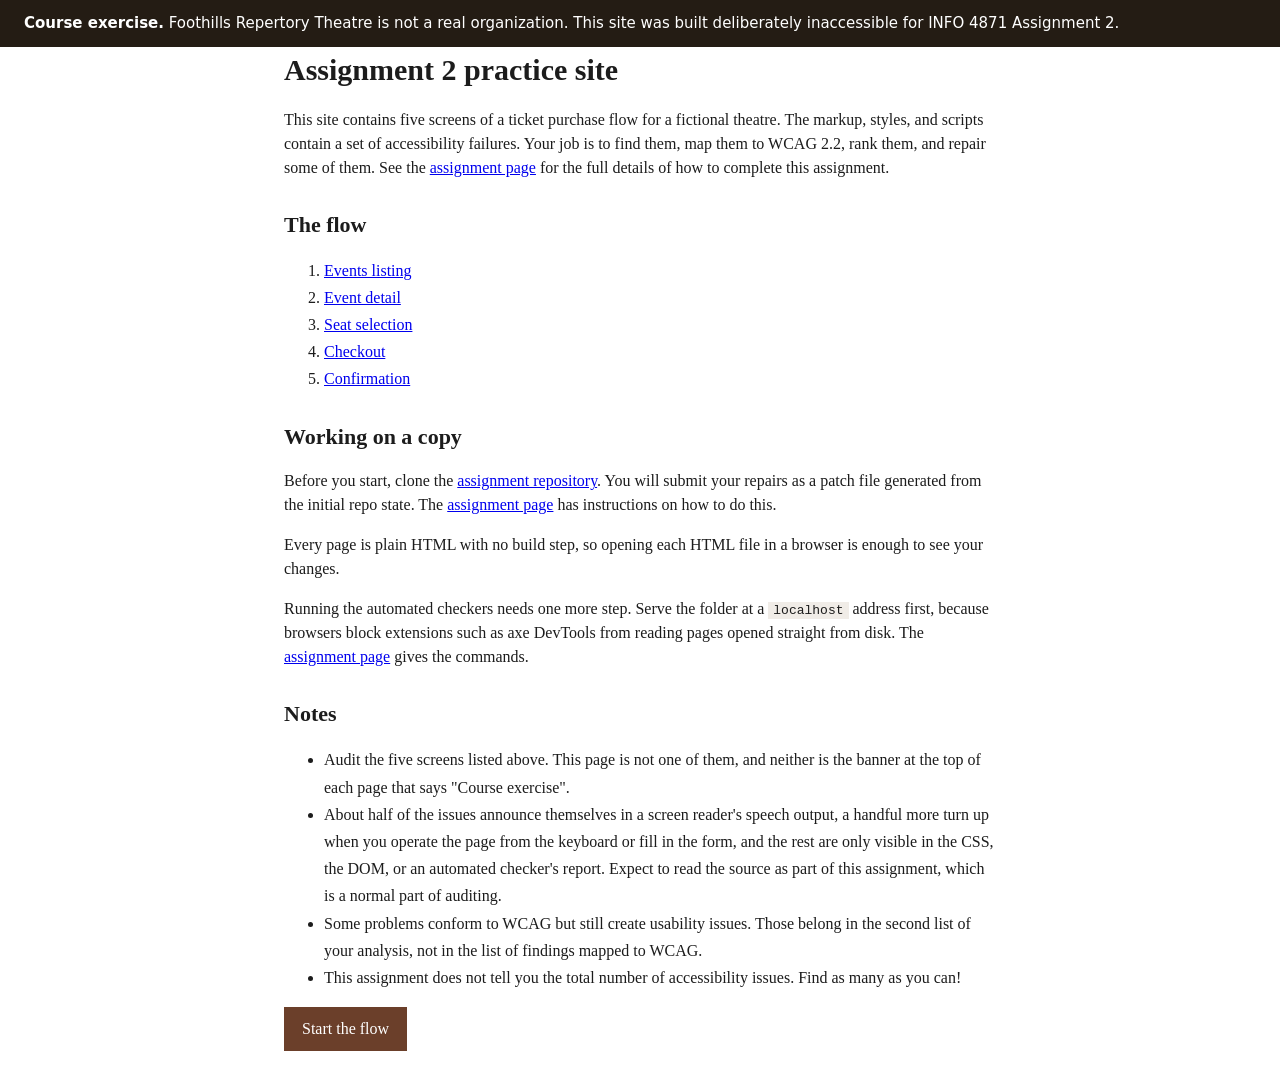
<file: index.html>
<!doctype html>
<html lang="en">
<head>
<meta charset="utf-8">
<meta name="viewport" content="width=device-width, initial-scale=1">
<meta name="robots" content="noindex">
<title>INFO 4871 — Assignment 2 practice site</title>
<link rel="stylesheet" href="styles.css">
<style>
  .wrap.intro { width: auto; max-width: 760px; }
  .intro ol, .intro ul { line-height: 1.7; }
  .intro code { background: #f0ece7; padding: 1px 5px; }
</style>
</head>
<body>

<aside class="course-notice" aria-label="Course exercise notice">
  <strong>Course exercise.</strong> Foothills Repertory Theatre is not a real organization.
  This site was built deliberately inaccessible for INFO 4871 Assignment 2.
</aside>

<div class="wrap intro">
  <h1>Assignment 2 practice site</h1>

  <p>This site contains five screens of a ticket purchase flow for a fictional theatre. The markup, styles,
  and scripts contain a set of accessibility failures. Your job is to find them,
  map them to WCAG 2.2, rank them, and repair some of them. See the <a href="https://data-and-design.org/classes/4871/assignments/a2/">assignment page</a> for the full details of how to complete this assignment.</p>

  <h2>The flow</h2>
  <ol>
    <li><a href="events.html">Events listing</a></li>
    <li><a href="event.html">Event detail</a></li>
    <li><a href="seats.html">Seat selection</a></li>
    <li><a href="checkout.html">Checkout</a></li>
    <li><a href="confirmation.html">Confirmation</a></li>
  </ol>

  <h2>Working on a copy</h2>
  <p>Before you start, clone the <a href="https://github.com/data-and-design/info-4871-a2">assignment repository</a>.
  You will submit your repairs as a patch file generated from the initial repo state. The
  <a href="https://data-and-design.org/classes/4871/assignments/a2/">assignment page</a>
  has instructions on how to do this.
  </p>

  <p>Every page is plain HTML with no build step, so opening each HTML file in a browser is enough to see your changes.</p>

  <p>Running the automated checkers needs one more step. Serve the folder at a <code>localhost</code>
  address first, because browsers block extensions such as axe DevTools from reading pages opened
  straight from disk. The <a href="https://data-and-design.org/classes/4871/assignments/a2/">assignment page</a>
  gives the commands.</p>

  <h2>Notes</h2>
  <ul>
    <li>Audit the five screens listed above. This page is not one of them, and neither is
    the banner at the top of each page that says "Course exercise".</li>
    <li>About half of the issues announce themselves in a screen reader's speech output, a handful
      more turn up when you operate the page from the keyboard or fill in the form, and
      the rest are only visible in the CSS, the DOM, or an automated checker's report.
      Expect to read the source as part of this assignment, which is a normal part of auditing.</li>
    <li>Some problems conform to WCAG but still create usability issues. Those belong in the
    second list of your analysis, not in the list of findings mapped to WCAG.</li>
    <li>This assignment does not tell you the total number of accessibility issues. Find as many as you can!</li>
  </ul>

  <p><a class="btn" href="events.html">Start the flow</a></p>
</div>

</body>
</html>
</file>
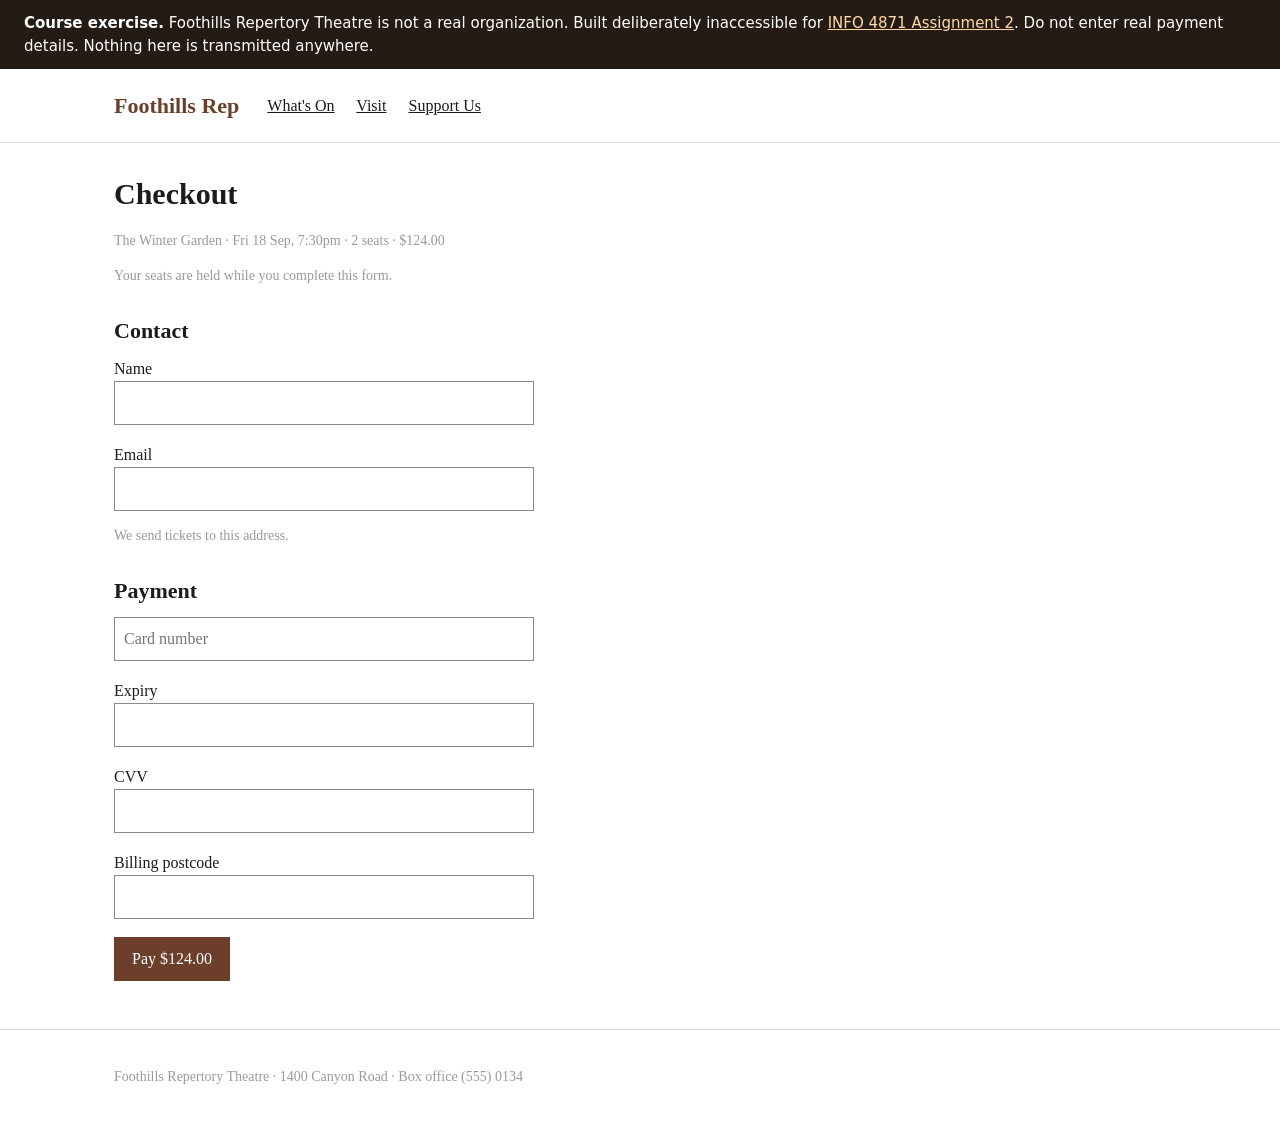
<file: checkout.html>
<!doctype html>
<html lang="en">
<head>
<meta charset="utf-8">
<meta name="viewport" content="width=device-width, initial-scale=1">
<meta name="robots" content="noindex">
<title>Checkout — Foothills Repertory Theatre</title>
<link rel="stylesheet" href="styles.css">
</head>
<body>

<aside class="course-notice" aria-label="Course exercise notice">
  <strong>Course exercise.</strong> Foothills Repertory Theatre is not a real organization.
  Built deliberately inaccessible for <a href="index.html">INFO 4871 Assignment 2</a>.
  Do not enter real payment details. Nothing here is transmitted anywhere.
</aside>

<a class="skip" href="#main">Skip to content</a>

<header class="site">
  <div class="wrap">
    <a class="logo" href="index.html">Foothills Rep</a>
    <nav class="site">
      <a href="events.html">What's On</a>
      <a href="#">Visit</a>
      <a href="#">Support Us</a>
    </nav>
  </div>
</header>

<div class="wrap" id="content">

  <h1>Checkout</h1>
  <p class="meta">The Winter Garden · Fri 18 Sep, 7:30pm · 2 seats · $124.00</p>

  <p class="helper">Your seats are held while you complete this form.</p>

  <form id="pay" novalidate>

    <h2>Contact</h2>

    <div class="field">
      <label for="name">Name</label>
      <input type="text" id="name">
    </div>

    <div class="field">
      <label for="email">Email</label>
      <input type="email" id="email">
      <p class="helper">We send tickets to this address.</p>
    </div>

    <h2>Payment</h2>

    <div class="field">
      <input type="text" id="card" placeholder="Card number">
    </div>

    <div class="field">
      <label for="expiry">Expiry</label>
      <input type="text" id="expiry">
    </div>

    <div class="field">
      <label for="cvv">CVV</label>
      <input type="text" id="cvv">
    </div>

    <div class="field">
      <label for="zip">Billing postcode</label>
      <input type="text" id="zip">
    </div>

    <p><button type="submit" class="btn">Pay $124.00</button></p>

  </form>

</div>

<footer class="site">
  <div class="wrap">
    <p class="muted">Foothills Repertory Theatre · 1400 Canyon Road · Box office (555) 0134</p>
  </div>
</footer>

<script src="app.js"></script>
</body>
</html>
</file>
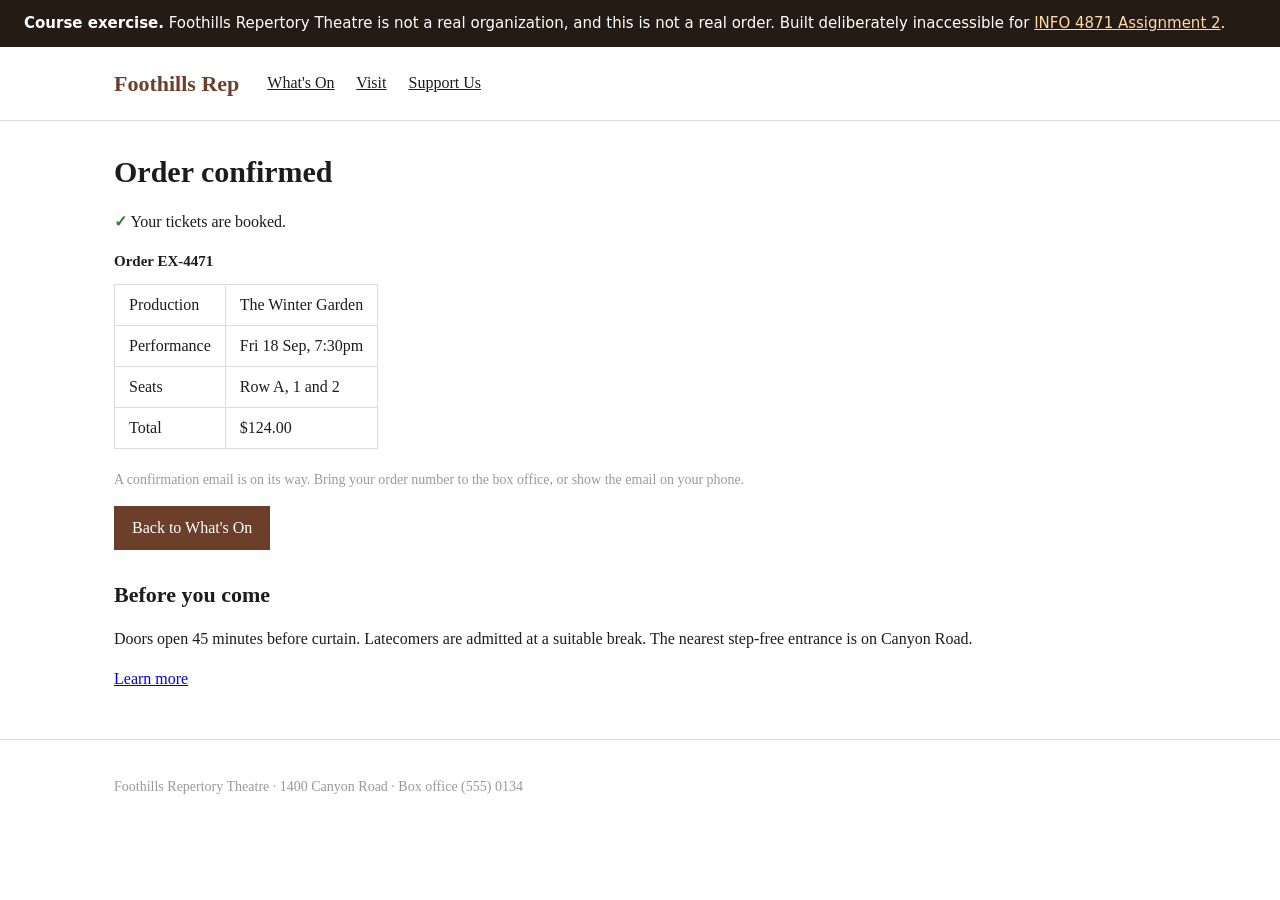
<file: confirmation.html>
<!doctype html>
<html lang="en">
<head>
<meta charset="utf-8">
<meta name="viewport" content="width=device-width, initial-scale=1">
<meta name="robots" content="noindex">
<title>Order confirmed — Foothills Repertory Theatre</title>
<link rel="stylesheet" href="styles.css">
</head>
<body>

<aside class="course-notice" aria-label="Course exercise notice">
  <strong>Course exercise.</strong> Foothills Repertory Theatre is not a real organization,
  and this is not a real order. Built deliberately inaccessible for
  <a href="index.html">INFO 4871 Assignment 2</a>.
</aside>

<a class="skip" href="#main">Skip to content</a>

<header class="site">
  <div class="wrap">
    <a class="logo" href="index.html">Foothills Rep</a>
    <nav class="site">
      <a href="events.html">What's On</a>
      <a href="#">Visit</a>
      <a href="#">Support Us</a>
    </nav>
  </div>
</header>

<div class="wrap" id="content">

  <h1>Order confirmed</h1>

  <p><span style="color:#2e7d32;font-weight:bold;">✓</span> Your tickets are booked.</p>

  <h4>Order EX-4471</h4>

  <table class="pricing">
    <tr>
      <td>Production</td>
      <td>The Winter Garden</td>
    </tr>
    <tr>
      <td>Performance</td>
      <td>Fri 18 Sep, 7:30pm</td>
    </tr>
    <tr>
      <td>Seats</td>
      <td>Row A, 1 and 2</td>
    </tr>
    <tr>
      <td>Total</td>
      <td>$124.00</td>
    </tr>
  </table>

  <p class="helper">A confirmation email is on its way. Bring your order number to the box office,
  or show the email on your phone.</p>

  <p><a class="btn" href="events.html">Back to What's On</a></p>

  <h2>Before you come</h2>
  <p>Doors open 45 minutes before curtain. Latecomers are admitted at a suitable break.
  The nearest step-free entrance is on Canyon Road.</p>
  <p><a href="#">Learn more</a></p>

</div>

<footer class="site">
  <div class="wrap">
    <p class="muted">Foothills Repertory Theatre · 1400 Canyon Road · Box office (555) 0134</p>
  </div>
</footer>

</body>
</html>
</file>
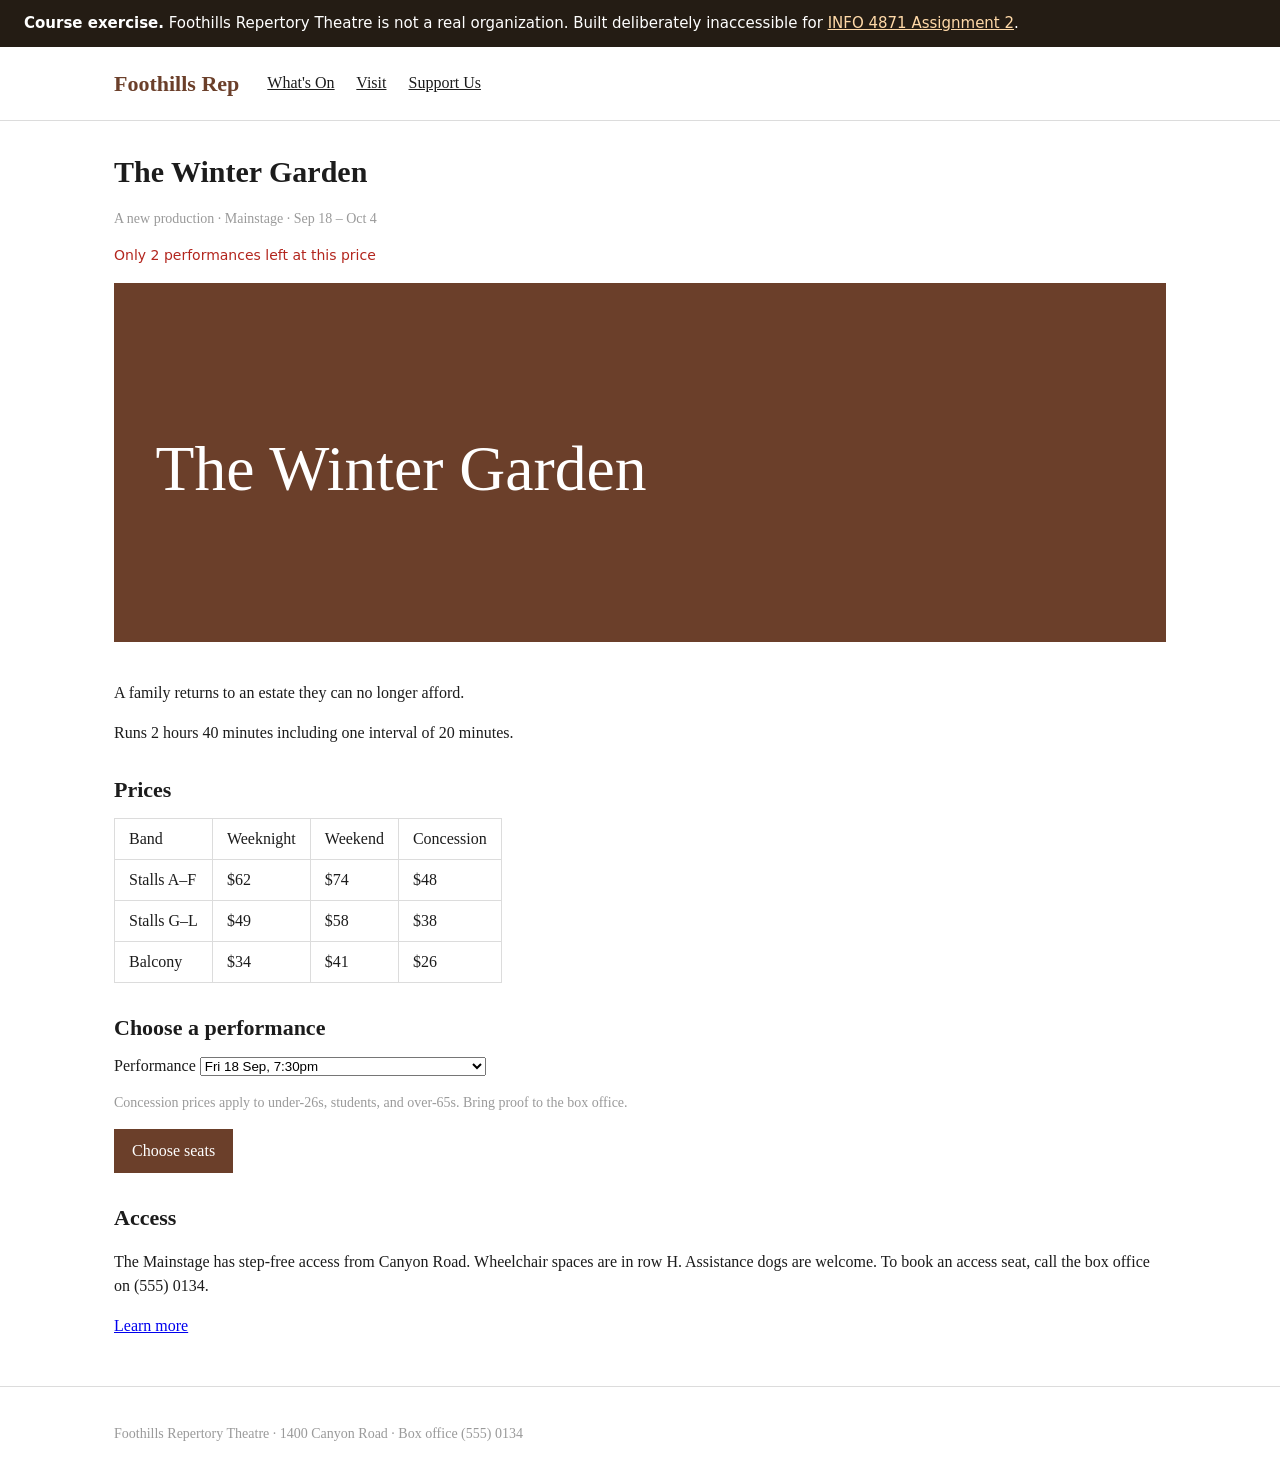
<file: event.html>
<!doctype html>
<html>
<head>
<meta charset="utf-8">
<meta name="viewport" content="width=device-width, initial-scale=1">
<meta name="robots" content="noindex">
<title>The Winter Garden — Foothills Repertory Theatre</title>
<link rel="stylesheet" href="styles.css">
</head>
<body>

<aside class="course-notice" aria-label="Course exercise notice">
  <strong>Course exercise.</strong> Foothills Repertory Theatre is not a real organization.
  Built deliberately inaccessible for <a href="index.html">INFO 4871 Assignment 2</a>.
</aside>

<a class="skip" href="#main">Skip to content</a>

<header class="site">
  <div class="wrap">
    <a class="logo" href="index.html">Foothills Rep</a>
    <nav class="site">
      <a href="events.html">What's On</a>
      <a href="#">Visit</a>
      <a href="#">Support Us</a>
    </nav>
  </div>
</header>

<div class="wrap" id="content">

  <h1>The Winter Garden</h1>
  <p class="meta">A new production · Mainstage · Sep 18 – Oct 4</p>

  <span class="urgent">Only 2 performances left at this price</span>

  <img src="data:image/svg+xml;utf8,%3Csvg%20xmlns%3D%22http%3A%2F%2Fwww.w3.org%2F2000%2Fsvg%22%20width%3D%22760%22%20height%3D%22260%22%3E%3Crect%20width%3D%22760%22%20height%3D%22260%22%20fill%3D%22%236b3f2a%22%2F%3E%3Ctext%20x%3D%2230%22%20y%3D%22150%22%20fill%3D%22%23ffffff%22%20font-size%3D%2246%22%20font-family%3D%22Georgia%22%3EThe%20Winter%20Garden%3C%2Ftext%3E%3C%2Fsvg%3E" alt="The Winter Garden" style="width:100%;height:auto;margin:16px 0;">

  <p>A family returns to an estate they can no longer afford.</p>

  <p>Runs 2 hours 40 minutes including one interval of 20 minutes.</p>

  <h2>Prices</h2>

  <table class="pricing">
    <tr>
      <td>Band</td>
      <td>Weeknight</td>
      <td>Weekend</td>
      <td>Concession</td>
    </tr>
    <tr>
      <td>Stalls A–F</td>
      <td>$62</td>
      <td>$74</td>
      <td>$48</td>
    </tr>
    <tr>
      <td>Stalls G–L</td>
      <td>$49</td>
      <td>$58</td>
      <td>$38</td>
    </tr>
    <tr>
      <td>Balcony</td>
      <td>$34</td>
      <td>$41</td>
      <td>$26</td>
    </tr>
  </table>

  <h2>Choose a performance</h2>

  <div class="field">
    <label for="perf">Performance</label>
    <select id="perf">
      <option>Fri 18 Sep, 7:30pm</option>
      <option>Sat 19 Sep, 2:00pm — captioned</option>
      <option>Sat 19 Sep, 7:30pm</option>
      <option>Wed 23 Sep, 7:30pm — audio described</option>
      <option>Thu 24 Sep, 7:30pm — relaxed performance</option>
    </select>
  </div>

  <p class="helper">Concession prices apply to under-26s, students, and over-65s. Bring proof to the box office.</p>

  <p><a class="btn" href="seats.html">Choose seats</a></p>

  <h2>Access</h2>
  <p>The Mainstage has step-free access from Canyon Road. Wheelchair spaces are in row H.
  Assistance dogs are welcome. To book an access seat, call the box office on (555) 0134.</p>
  <p><a href="#">Learn more</a></p>

</div>

<footer class="site">
  <div class="wrap">
    <p class="muted">Foothills Repertory Theatre · 1400 Canyon Road · Box office (555) 0134</p>
  </div>
</footer>

</body>
</html>
</file>
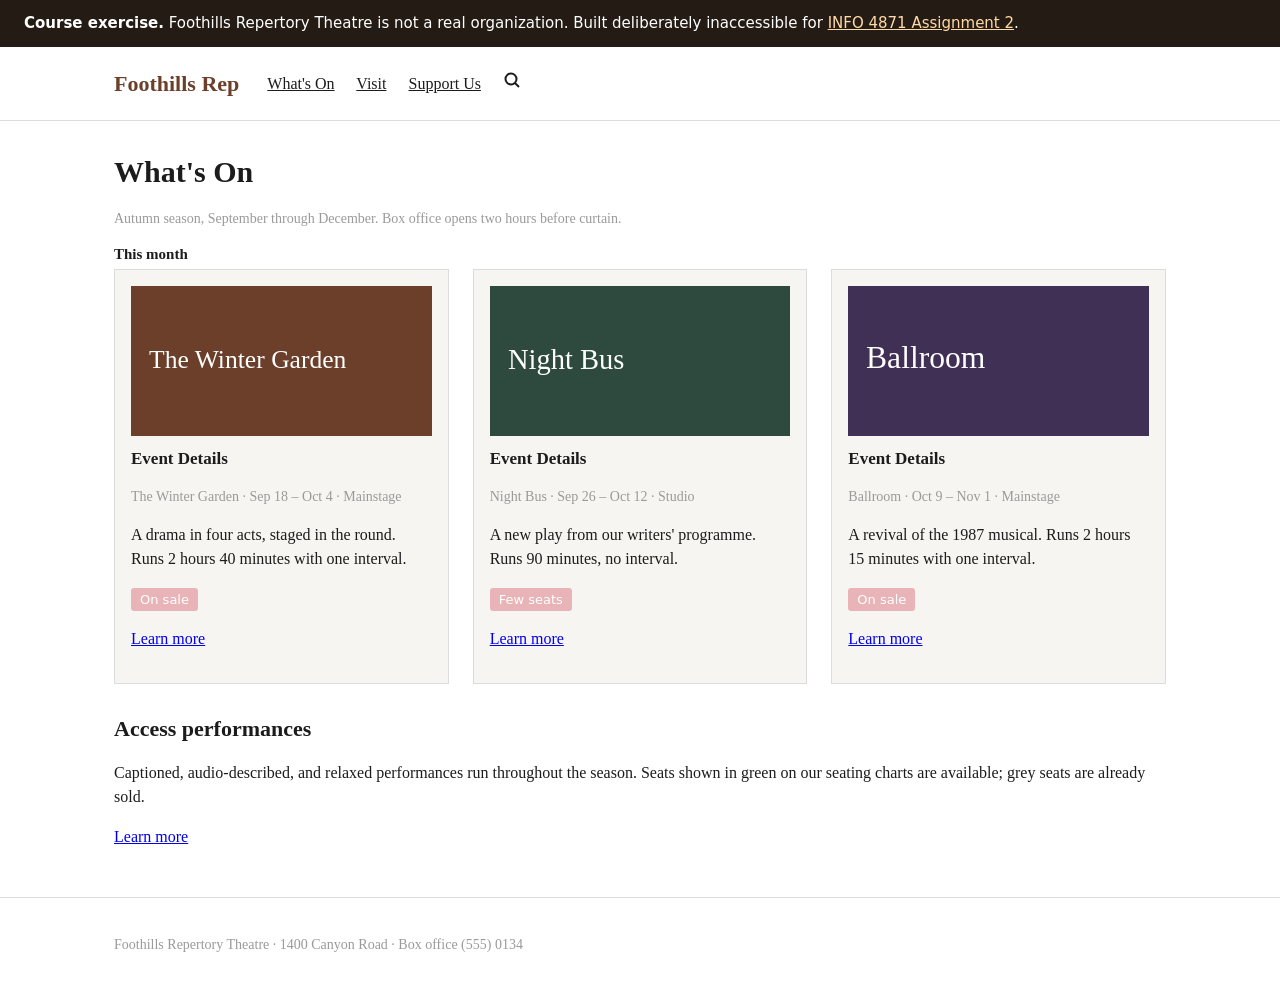
<file: events.html>
<!doctype html>
<html lang="en">
<head>
<meta charset="utf-8">
<meta name="viewport" content="width=device-width, initial-scale=1">
<meta name="robots" content="noindex">
<title>What's On — Foothills Repertory Theatre</title>
<link rel="stylesheet" href="styles.css">
</head>
<body>

<aside class="course-notice" aria-label="Course exercise notice">
  <strong>Course exercise.</strong> Foothills Repertory Theatre is not a real organization.
  Built deliberately inaccessible for <a href="index.html">INFO 4871 Assignment 2</a>.
</aside>

<a class="skip" href="#main">Skip to content</a>

<header class="site">
  <div class="wrap">
    <a class="logo" href="index.html">Foothills Rep</a>
    <nav class="site">
      <a href="events.html">What's On</a>
      <a href="#">Visit</a>
      <a href="#">Support Us</a>
      <a href="#"><img src="data:image/svg+xml;utf8,%3Csvg%20xmlns%3D%22http%3A%2F%2Fwww.w3.org%2F2000%2Fsvg%22%20width%3D%2218%22%20height%3D%2218%22%20viewBox%3D%220%200%2018%2018%22%3E%3Ccircle%20cx%3D%228%22%20cy%3D%228%22%20r%3D%225.5%22%20fill%3D%22none%22%20stroke%3D%22%231c1c1c%22%20stroke-width%3D%222%22%2F%3E%3Cline%20x1%3D%2212%22%20y1%3D%2212%22%20x2%3D%2216%22%20y2%3D%2216%22%20stroke%3D%22%231c1c1c%22%20stroke-width%3D%222%22%2F%3E%3C%2Fsvg%3E"></a>
    </nav>
  </div>
</header>

<div class="wrap" id="content">

  <h1>What's On</h1>
  <p class="muted">Autumn season, September through December. Box office opens two hours before curtain.</p>

  <h4>This month</h4>

  <div class="card-grid">

    <div class="card">
      <img src="data:image/svg+xml;utf8,%3Csvg%20xmlns%3D%22http%3A%2F%2Fwww.w3.org%2F2000%2Fsvg%22%20width%3D%22400%22%20height%3D%22300%22%3E%3Crect%20width%3D%22400%22%20height%3D%22300%22%20fill%3D%22%236b3f2a%22%2F%3E%3Ctext%20x%3D%2224%22%20y%3D%22160%22%20fill%3D%22%23ffffff%22%20font-size%3D%2234%22%20font-family%3D%22Georgia%22%3EThe%20Winter%20Garden%3C%2Ftext%3E%3C%2Fsvg%3E">
      <h3>Event Details</h3>
      <p class="meta">The Winter Garden · Sep 18 – Oct 4 · Mainstage</p>
      <p>A drama in four acts, staged in the round. Runs 2 hours 40 minutes with one interval.</p>
      <span class="badge-sale">On sale</span>
      <p><a href="event.html">Learn more</a></p>
    </div>

    <div class="card">
      <img src="data:image/svg+xml;utf8,%3Csvg%20xmlns%3D%22http%3A%2F%2Fwww.w3.org%2F2000%2Fsvg%22%20width%3D%22400%22%20height%3D%22300%22%3E%3Crect%20width%3D%22400%22%20height%3D%22300%22%20fill%3D%22%232e4a3f%22%2F%3E%3Ctext%20x%3D%2224%22%20y%3D%22160%22%20fill%3D%22%23ffffff%22%20font-size%3D%2238%22%20font-family%3D%22Georgia%22%3ENight%20Bus%3C%2Ftext%3E%3C%2Fsvg%3E" alt="image">
      <h3>Event Details</h3>
      <p class="meta">Night Bus · Sep 26 – Oct 12 · Studio</p>
      <p>A new play from our writers' programme. Runs 90 minutes, no interval.</p>
      <span class="badge-sale">Few seats</span>
      <p><a href="event.html">Learn more</a></p>
    </div>

    <div class="card">
      <img src="data:image/svg+xml;utf8,%3Csvg%20xmlns%3D%22http%3A%2F%2Fwww.w3.org%2F2000%2Fsvg%22%20width%3D%22400%22%20height%3D%22300%22%3E%3Crect%20width%3D%22400%22%20height%3D%22300%22%20fill%3D%22%23413055%22%2F%3E%3Ctext%20x%3D%2224%22%20y%3D%22160%22%20fill%3D%22%23ffffff%22%20font-size%3D%2242%22%20font-family%3D%22Georgia%22%3EBallroom%3C%2Ftext%3E%3C%2Fsvg%3E" alt="poster-ballroom-final-v3.jpg">
      <h3>Event Details</h3>
      <p class="meta">Ballroom · Oct 9 – Nov 1 · Mainstage</p>
      <p>A revival of the 1987 musical. Runs 2 hours 15 minutes with one interval.</p>
      <span class="badge-sale">On sale</span>
      <p><a href="event.html">Learn more</a></p>
    </div>

  </div>

  <h2>Access performances</h2>
  <p>Captioned, audio-described, and relaxed performances run throughout the season.
  Seats shown in green on our seating charts are available; grey seats are already sold.</p>
  <p><a href="#">Learn more</a></p>

</div>

<footer class="site">
  <div class="wrap">
    <p class="muted">Foothills Repertory Theatre · 1400 Canyon Road · Box office (555) 0134</p>
  </div>
</footer>

</body>
</html>
</file>
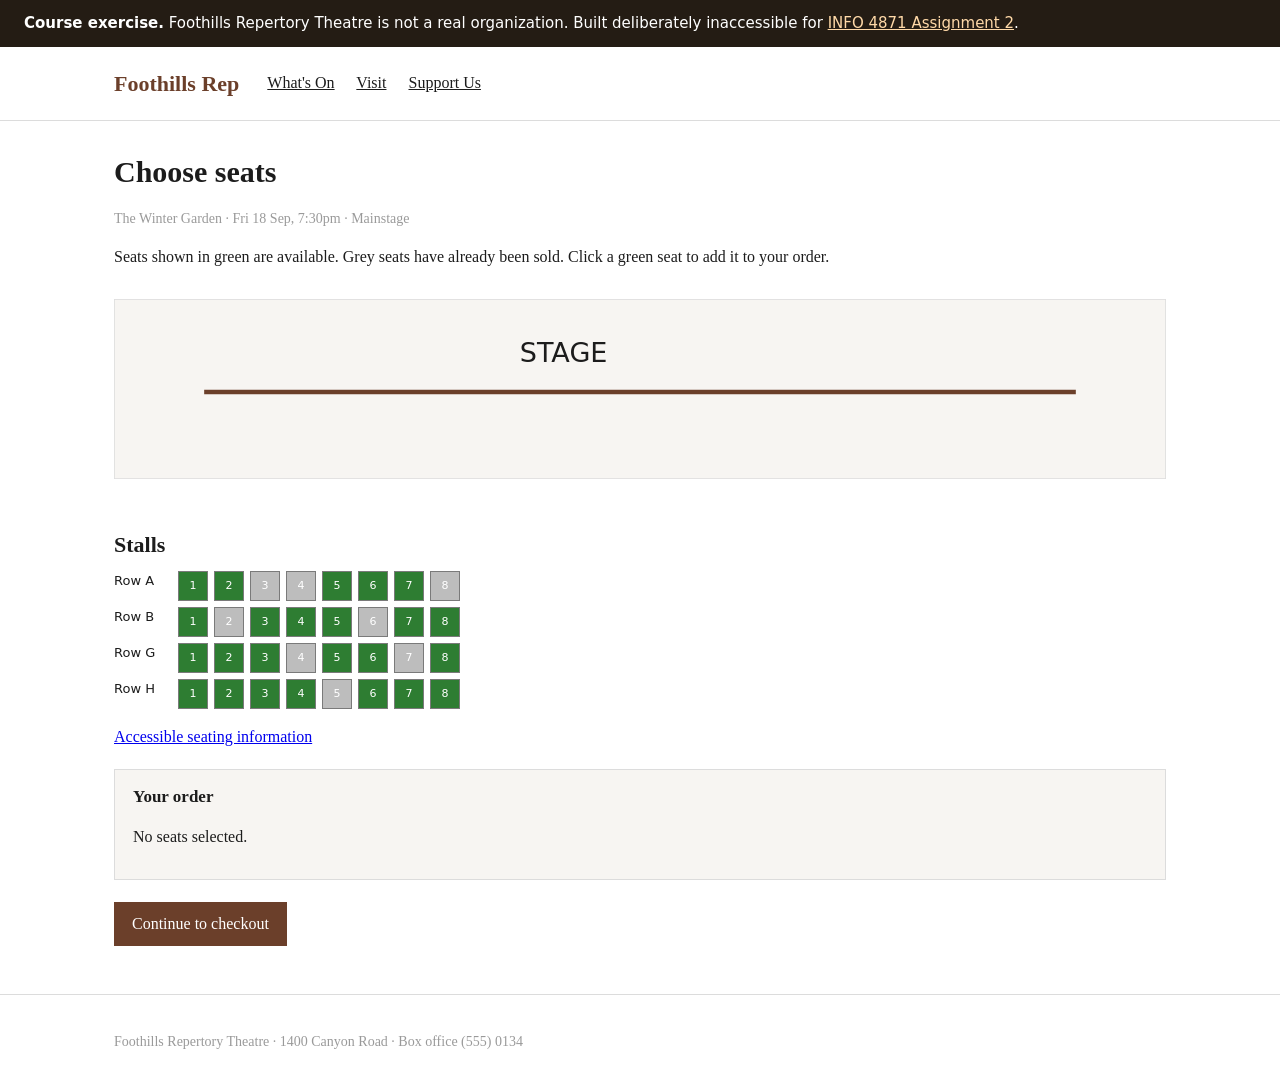
<file: seats.html>
<!doctype html>
<html lang="en">
<head>
<meta charset="utf-8">
<meta name="viewport" content="width=device-width, initial-scale=1">
<meta name="robots" content="noindex">
<title>Choose seats — Foothills Repertory Theatre</title>
<link rel="stylesheet" href="styles.css">
</head>
<body>

<aside class="course-notice" aria-label="Course exercise notice">
  <strong>Course exercise.</strong> Foothills Repertory Theatre is not a real organization.
  Built deliberately inaccessible for <a href="index.html">INFO 4871 Assignment 2</a>.
</aside>

<a class="skip" href="#main">Skip to content</a>

<header class="site">
  <div class="wrap">
    <a class="logo" href="index.html">Foothills Rep</a>
    <nav class="site">
      <a href="events.html">What's On</a>
      <a href="#">Visit</a>
      <a href="#">Support Us</a>
    </nav>
  </div>
</header>

<div class="wrap" id="content">

  <h1>Choose seats</h1>
  <p class="meta">The Winter Garden · Fri 18 Sep, 7:30pm · Mainstage</p>

  <p>Seats shown in green are available. Grey seats have already been sold.
  Click a green seat to add it to your order.</p>

  <img src="data:image/svg+xml;utf8,%3Csvg%20xmlns%3D%22http%3A%2F%2Fwww.w3.org%2F2000%2Fsvg%22%20width%3D%22700%22%20height%3D%22120%22%3E%3Crect%20width%3D%22700%22%20height%3D%22120%22%20fill%3D%22%23f7f5f2%22%20stroke%3D%22%23dcdcdc%22%2F%3E%3Ctext%20x%3D%22270%22%20y%3D%2242%22%20font-size%3D%2218%22%20font-family%3D%22system-ui%22%20fill%3D%22%231c1c1c%22%3ESTAGE%3C%2Ftext%3E%3Cline%20x1%3D%2260%22%20y1%3D%2262%22%20x2%3D%22640%22%20y2%3D%2262%22%20stroke%3D%22%236b3f2a%22%20stroke-width%3D%223%22%2F%3E%3C%2Fsvg%3E"
       alt="Seat map showing 240 seats in 12 rows"
       style="width:100%;height:auto;margin:14px 0;">

  <h2>Stalls</h2>

  <div class="seat-row">
    <button class="seat" data-state="taken" data-price="62" aria-label="Seat 108">8</button>
    <button class="seat" data-state="open" data-price="62" aria-label="Seat 107">7</button>
    <button class="seat" data-state="open" data-price="62" aria-label="Seat 106">6</button>
    <button class="seat" data-state="open" data-price="62" aria-label="Seat 105">5</button>
    <button class="seat" data-state="taken" data-price="62" aria-label="Seat 104">4</button>
    <button class="seat" data-state="taken" data-price="62" aria-label="Seat 103">3</button>
    <button class="seat" data-state="open" data-price="62" aria-label="Seat 102">2</button>
    <button class="seat" id="seat-1" data-state="open" data-price="62" aria-label="Seat 101">1</button>
    <span class="row-label">Row A</span>
  </div>

  <div class="seat-row">
    <button class="seat" data-state="open" data-price="62" aria-label="Seat 208">8</button>
    <button class="seat" data-state="open" data-price="62" aria-label="Seat 207">7</button>
    <button class="seat" data-state="taken" data-price="62" aria-label="Seat 206">6</button>
    <button class="seat" data-state="open" data-price="62" aria-label="Seat 205">5</button>
    <button class="seat" data-state="open" data-price="62" aria-label="Seat 204">4</button>
    <button class="seat" data-state="open" data-price="62" aria-label="Seat 203">3</button>
    <button class="seat" data-state="taken" data-price="62" aria-label="Seat 202">2</button>
    <button class="seat" id="seat-1" data-state="open" data-price="62" aria-label="Seat 201">1</button>
    <span class="row-label">Row B</span>
  </div>

  <div class="seat-row">
    <button class="seat" data-state="open" data-price="49" aria-label="Seat 708">8</button>
    <button class="seat" data-state="taken" data-price="49" aria-label="Seat 707">7</button>
    <button class="seat" data-state="open" data-price="49" aria-label="Seat 706">6</button>
    <button class="seat" data-state="open" data-price="49" aria-label="Seat 705">5</button>
    <button class="seat" data-state="taken" data-price="49" aria-label="Seat 704">4</button>
    <button class="seat" data-state="open" data-price="49" aria-label="Seat 703">3</button>
    <button class="seat" data-state="open" data-price="49" aria-label="Seat 702">2</button>
    <button class="seat" data-state="open" data-price="49" aria-label="Seat 701">1</button>
    <span class="row-label">Row G</span>
  </div>

  <div class="seat-row">
    <button class="seat" data-state="open" data-price="49" aria-label="Seat 808">8</button>
    <button class="seat" data-state="open" data-price="49" aria-label="Seat 807">7</button>
    <button class="seat" data-state="open" data-price="49" aria-label="Seat 806">6</button>
    <button class="seat" data-state="taken" data-price="49" aria-label="Seat 805">5</button>
    <button class="seat" data-state="open" data-price="49" aria-label="Seat 804">4</button>
    <button class="seat" data-state="open" data-price="49" aria-label="Seat 803">3</button>
    <button class="seat" data-state="open" data-price="49" aria-label="Seat 802">2</button>
    <button class="seat" data-state="open" data-price="49" aria-label="Seat 801">1</button>
    <span class="row-label">Row H</span>
  </div>

  <p><a href="#" onclick="openAccessModal(); return false;">Accessible seating information</a></p>

  <div class="summary">
    <h3>Your order</h3>
    <p id="order-summary">No seats selected.</p>
  </div>

  <p style="margin-top:22px;">
    <div class="btn" onclick="window.location='checkout.html'">Continue to checkout</div>
  </p>

</div>

<div class="modal-backdrop" id="access-modal">
  <div class="modal">
    <h2>Accessible seating</h2>
    <p>Wheelchair spaces are located in row H, positions 1 and 2. Companion seats are
    adjacent. To book, call the box office on (555) 0134.</p>
    <p>Assistance dogs are welcome in all parts of the house.</p>
    <p><button class="btn" onclick="closeAccessModal()">Close</button></p>
  </div>
</div>

<footer class="site">
  <div class="wrap">
    <p class="muted">Foothills Repertory Theatre · 1400 Canyon Road · Box office (555) 0134</p>
  </div>
</footer>

<script src="app.js"></script>
</body>
</html>
</file>
<file: styles.css>
/* Foothills Repertory Theatre — site styles */

:root {
  --ink: #1c1c1c;
  --muted: #9a9a9a;
  --rule: #dcdcdc;
  --brand: #6b3f2a;
  --brand-ink: #ffffff;
  --page: #ffffff;
  --panel: #f7f5f2;
  --sale-bg: #e8b4b8;
  --sale-ink: #ffffff;
  --seat-open: #2e7d32;
  --seat-taken: #bdbdbd;
  --seat-picked: #6b3f2a;
}

* { box-sizing: border-box; }

body {
  margin: 0;
  font-family: Georgia, "Times New Roman", serif;
  color: var(--ink);
  background: var(--page);
  line-height: 1.5;
}

/* ---------- Layout ---------- */

.wrap {
  width: 1100px;
  margin: 0 auto;
  padding: 0 24px;
}

.course-notice {
  background: #241c14;
  color: #ffffff;
  padding: 12px 24px;
  font-family: system-ui, sans-serif;
  font-size: 15px;
}
.course-notice a { color: #ffd9a8; }

.skip {
  position: absolute;
  left: -9999px;
  top: 0;
}

/* ---------- Header ---------- */

header.site {
  border-bottom: 1px solid var(--rule);
  padding: 20px 0;
  margin-bottom: 28px;
}
header.site .wrap { display: flex; align-items: center; gap: 28px; }
.logo { font-size: 22px; font-weight: bold; color: var(--brand); text-decoration: none; }
nav.site a { margin-right: 18px; color: var(--ink); }

/* ---------- Typography ---------- */

h1 { font-size: 30px; margin: 0 0 6px; }
h2 { font-size: 22px; margin: 28px 0 10px; }
h3 { font-size: 17px; margin: 0 0 4px; }
h4 { font-size: 15px; margin: 0 0 4px; }

.muted, .helper, .meta { color: var(--muted); font-size: 14px; }

:focus {
  outline: 1px dotted #d8d8d8;
}

/* ---------- Event cards ---------- */

.badge-sale {
  display: inline-block;
  background: var(--sale-bg);
  color: var(--sale-ink);
  padding: 2px 9px;
  border-radius: 3px;
  font-size: 13px;
  font-family: system-ui, sans-serif;
}

.card-grid { display: grid; grid-template-columns: repeat(3, 1fr); gap: 24px; }
.card { border: 1px solid var(--rule); padding: 16px; background: var(--panel); }
.card img { width: 100%; height: 150px; object-fit: cover; display: block; margin-bottom: 10px; }

/* ---------- Buttons ---------- */

.btn {
  display: inline-block;
  background: var(--brand);
  color: var(--brand-ink);
  padding: 10px 18px;
  border: 0;
  font: inherit;
  cursor: pointer;
  text-decoration: none;
}
.btn.secondary { background: var(--panel); color: var(--ink); border: 1px solid var(--rule); }

/* ---------- Pricing table ---------- */

.pricing { border-collapse: collapse; margin: 12px 0 20px; }
.pricing td { border: 1px solid var(--rule); padding: 8px 14px; }

/* ---------- Seat map ---------- */

.seat-row { display: flex; flex-direction: row-reverse; justify-content: flex-end; gap: 6px; margin-bottom: 6px; }
.seat-row .row-label { margin-right: 12px; width: 46px; font-family: system-ui, sans-serif; font-size: 13px; }

.seat {
  width: 30px; height: 30px;
  border: 1px solid #7a7a7a;
  background: var(--seat-open);
  color: #ffffff;
  font-size: 11px;
  font-family: system-ui, sans-serif;
  cursor: pointer;
  padding: 0;
}
.seat[data-state="taken"] { background: var(--seat-taken); cursor: not-allowed; }
.seat[data-state="picked"] { background: var(--seat-picked); }

.summary { background: var(--panel); border: 1px solid var(--rule); padding: 14px 18px; margin-top: 20px; }

/* ---------- Promotional flag ---------- */

.urgent {
  display: inline-block;
  color: #b3261e;
  font-family: system-ui, sans-serif;
  font-size: 14px;
  animation: pulse 1.1s ease-in-out infinite;
}
@keyframes pulse {
  0%, 100% { transform: scale(1); opacity: 1; }
  50%      { transform: scale(1.18); opacity: 0.55; }
}

/* ---------- Forms ---------- */

form .field { margin-bottom: 18px; max-width: 420px; }
form input[type="text"], form input[type="email"], form select {
  display: block; width: 100%; padding: 9px; font: inherit;
  border: 1px solid #8a8a8a;
}
.error-text { color: #b3261e; font-family: system-ui, sans-serif; font-size: 14px; margin-bottom: 6px; }

/* ---------- Modal ---------- */

.modal-backdrop {
  display: none;
  position: fixed; inset: 0;
  background: rgba(0,0,0,0.5);
}
.modal-backdrop.open { display: flex; align-items: center; justify-content: center; }
.modal {
  background: #ffffff; padding: 26px; width: 460px; max-width: 92vw;
}

/* ---------- Footer ---------- */

footer.site { border-top: 1px solid var(--rule); margin-top: 48px; padding: 22px 0; }
</file>
